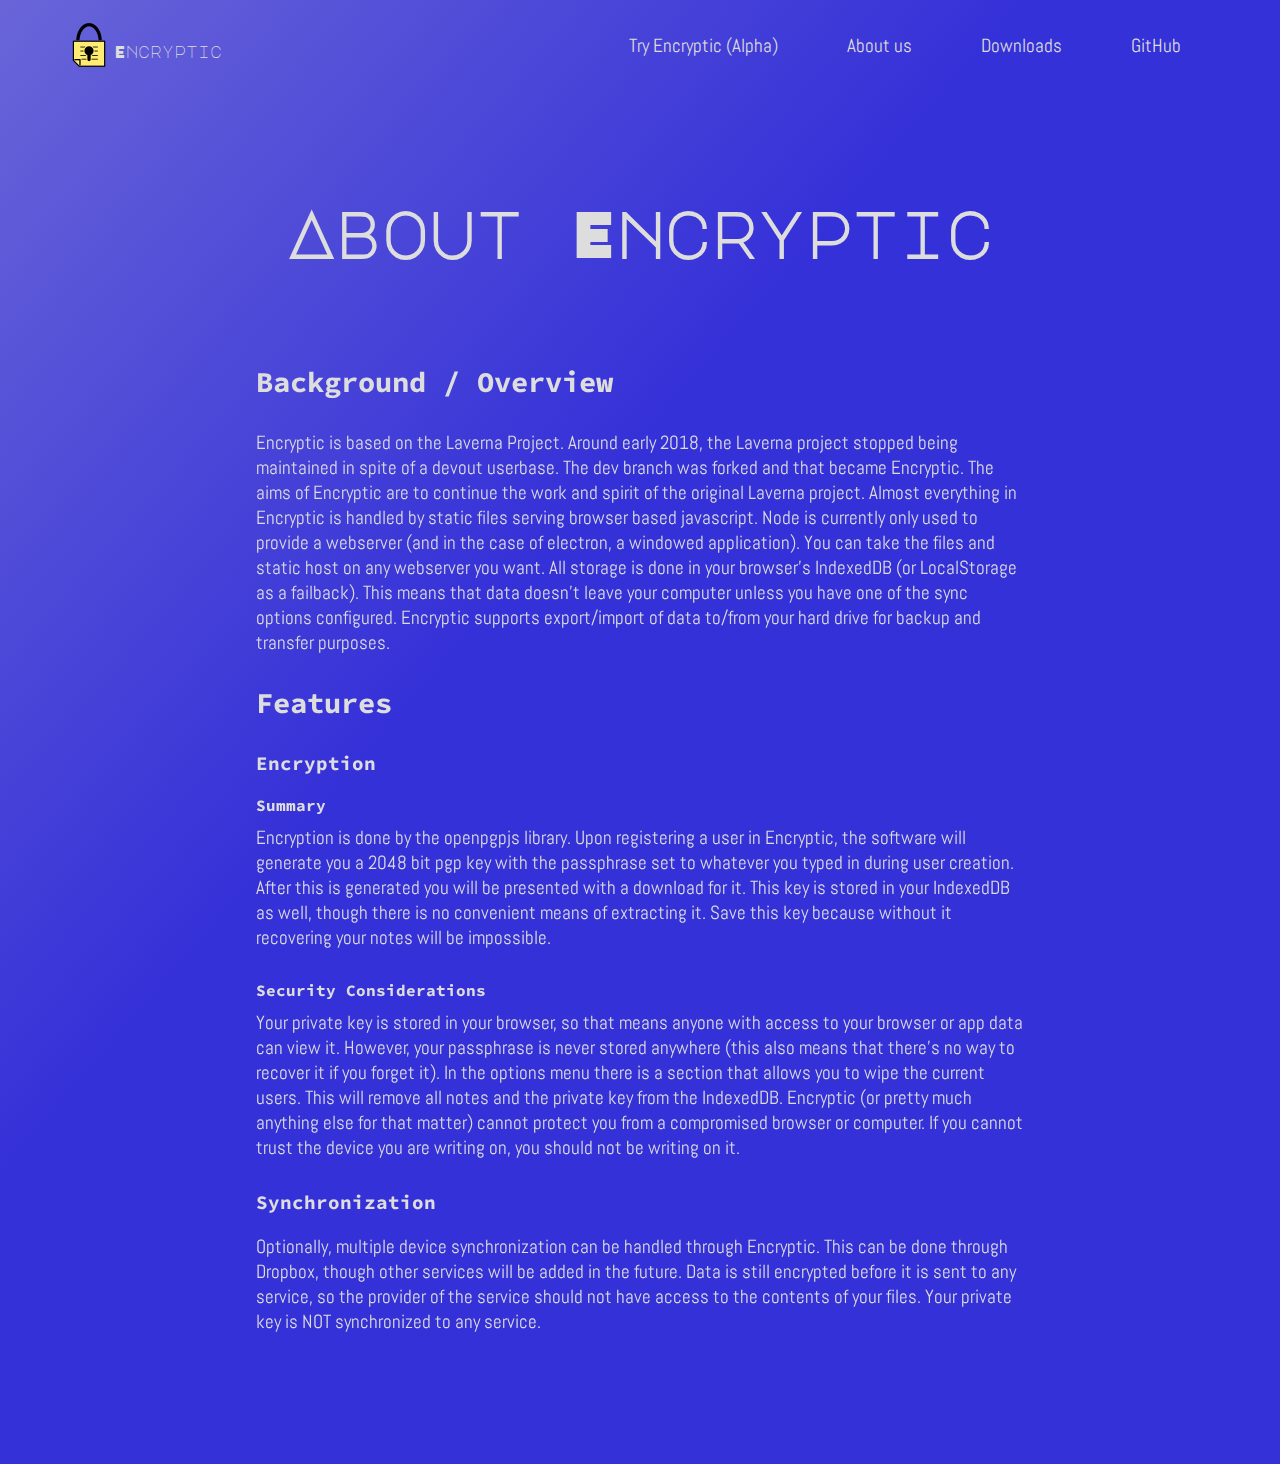
<file: about.html>
<!DOCTYPE html>
<html class="about_page" lang="en">

    <head>
        <meta charset="utf-8">
        <meta name="viewport" content="width=device-width, initial-scale=1.0">
        <title>Encryptic</title>
        <meta name="description" content="Encryptic - Being watched is for the birds">
        <link rel="shortcut icon" type="image/png" href="img/encryptic-web-transparent.png">

        <link href="https://fonts.googleapis.com/css?family=Major+Mono+Display" rel="stylesheet">
        <link href="https://fonts.googleapis.com/css?family=Abel" rel="stylesheet">
        <link href="https://fonts.googleapis.com/css?family=Source+Code+Pro" rel="stylesheet">

        <link rel="stylesheet" href="https://unpkg.com/aos@next/dist/aos.css" />
        <link rel="stylesheet" type="text/css" href="css/style.css">
    </head>


    <body>

        <header>
            <div class="main-nav">
                <a href="./index.html">
                    <div class="logo-title">
                        <img src="img/encryptic-web-transparent.png">
                        <p>Encryptic</p>
                    </div>
                </a>

                <nav role="navigation">
                    <div id="menuToggle">

                        <input type="checkbox" />

                        <span></span>
                        <span></span>
                        <span></span>

                        <ul id="menu">
                        <li><a href="https://app.encryptic.org/" class="current">Try Encryptic (Alpha)</a></li>
                        <li><a href="./about.html" class="">About us</a></li>
                        <li><a href="https://github.com/encryptic-team/encryptic/releases" class="">Downloads</a></li>
                        <li><a href="https://github.com/encryptic-team/encryptic" class="">GitHub</a></li>
                        </ul>
                    </div>
                </nav>
                    
                <div class="menu">
                    <ul>
                        <li><a href="https://app.encryptic.org/" class="current">Try Encryptic (Alpha)</a></li>
                        <li><a href="./about.html" class="">About us</a></li>
                        <li><a href="https://github.com/encryptic-team/encryptic/releases" class="">Downloads</a></li>
                        <li><a href="https://github.com/encryptic-team/encryptic" class="">GitHub</a></li>
                    </ul>
                </div>
            </div>
        </header>

        <section class="full_info">

            <div class="big_title">
                <h1>About Encryptic</h1>
            </div>

            <div class="full_info-text">
                <div data-aos="fade-up" data-aos-duration="1500">
                    <h1>Background / Overview</h1>
                    <p>Encryptic is based on the Laverna Project. Around early 2018, the Laverna project stopped being maintained in spite of a devout userbase. The dev branch was forked and that became Encryptic. The aims of Encryptic are to continue the work and spirit of the original Laverna project.
                    
                    Almost everything in Encryptic is handled by static files serving browser based javascript. Node is currently only used to provide a webserver (and in the case of electron, a windowed application). You can take the files and static host on any webserver you want.
                    
                    All storage is done in your browser's IndexedDB (or LocalStorage as a failback). This means that data doesn't leave your computer unless you have one of the sync options configured.
                    
                    Encryptic supports export/import of data to/from your hard drive for backup and transfer purposes.</p>
                </div>
                <div data-aos="fade-up" data-aos-duration="1500">
                    <h1>Features</h1>

                    <h2>Encryption</h2>

                    <h3>Summary</h3>
                    <p>Encryption is done by the openpgpjs library. Upon registering a user in Encryptic, the software will generate you a 2048 bit pgp key with the passphrase set to whatever you typed in during user creation. After this is generated you will be presented with a download for it. This key is stored in your IndexedDB as well, though there is no convenient means of extracting it. Save this key because without it recovering your notes will be impossible.</p>
                    
                    <h3>Security Considerations</h3>
                    <p>Your private key is stored in your browser, so that means anyone with access to your browser or app data can view it. However, your passphrase is never stored anywhere (this also means that there's no way to recover it if you forget it).
                    
                    In the options menu there is a section that allows you to wipe the current users. This will remove all notes and the private key from the IndexedDB.
                    
                    Encryptic (or pretty much anything else for that matter) cannot protect you from a compromised browser or computer. If you cannot trust the device you are writing on, you should not be writing on it.</p>
                    
                    <h2>Synchronization</h2>
                    <p>Optionally, multiple device synchronization can be handled through Encryptic. This can be done through Dropbox, though other services will be added in the future. Data is still encrypted before it is sent to any service, so the provider of the service should not have access to the contents of your files. Your private key is NOT synchronized to any service.</p>
                </div>
            </div>
        </section>

        
        <script src="https://unpkg.com/aos@next/dist/aos.js"></script>
            <script>
                AOS.init();
            </script>
    </body>
</html>
</file>
<file: css/style.css>
/* ----- Reusable items ----*/
/* ----------------------------------------------- */
/* BASIC SETUP */
/* ----------------------------------------------- */
* {
  margin: 0;
  padding: 0;
  box-sizing: border-box;
}

html,
body {
  text-rendering: optimizeLegibility;
  overflow-x: hidden;
  scroll-behavior: smooth;
}

.main-nav {
  width: 90%;
  margin: auto;
  padding-top: 20px;
}
.main-nav .logo-title {
  float: left;
  color: #DDD;
}
.main-nav .logo-title img {
  width: 50px;
  float: left;
}
.main-nav .logo-title p {
  float: left;
  font-family: "Major Mono Display", monospace;
  line-height: 4;
}
.main-nav .menu {
  float: right;
}
.main-nav .menu * {
  -webkit-box-sizing: border-box;
  box-sizing: border-box;
  -webkit-transition: all 0.35s ease;
  transition: all 0.35s ease;
}
.main-nav .menu ul {
  width: 100%;
  list-style-type: none;
}
.main-nav .menu ul a {
  padding: 0.5em 0.8em;
  margin: 0.2em 0;
  display: block;
  color: #DDD;
  position: relative;
  text-decoration: none;
}
.main-nav .menu ul li {
  float: left;
  font-family: "Abel", sans-serif;
  font-size: 120%;
  overflow: hidden;
  list-style: outside none none;
  margin: 0 1em;
  padding: 0;
  -webkit-transition: all 0.35s ease;
  transition: all 0.35s ease;
}
.main-nav .menu ul a:before,
.main-nav .menu ul a:after {
  height: 14px;
  width: 14px;
  position: absolute;
  content: "";
  -webkit-transition: all 0.35s ease;
  transition: all 0.35s ease;
  opacity: 0;
}
.main-nav .menu ul a:before {
  left: 0;
  top: 0;
  border-left: 2px solid #DDD;
  border-top: 2px solid #DDD;
  -webkit-transform: translate(100%, 50%);
  transform: translate(100%, 50%);
}
.main-nav .menu ul a:after {
  right: 0;
  bottom: 0;
  border-right: 2px solid #DDD;
  border-bottom: 2px solid #DDD;
  -webkit-transform: translate(-100%, -50%);
  transform: translate(-100%, -50%);
}
.main-nav .menu ul a:hover,
.main-nav .menu ul .current a {
  color: white;
}
.main-nav .menu ul a:hover:before,
.main-nav .menu ul .current a:before,
.main-nav .menu ul a:hover:after,
.main-nav .menu ul .current a:after {
  -webkit-transform: translate(0%, 0%);
  transform: translate(0%, 0%);
  opacity: 1;
}

.about_page, .about_page body {
  color: #DDD;
  background-image: linear-gradient(to bottom right, #6965D8, #3531D8 40%);
}

/* ----------------------------------------------- */
/* HEADER */
/* ----------------------------------------------- */
.about_page header {
  height: 200px;
  width: auto;
}

/* ----------------------------------------------- */
/* INFO */
/* ----------------------------------------------- */
.full_info {
  position: relative;
  width: 60%;
  margin-left: 20%;
  margin-bottom: 100px;
  overflow: hidden;
}
.full_info .big_title {
  text-align: center;
  font-family: "Major Mono Display", monospace;
  font-size: 200%;
  margin-bottom: 100px;
}
.full_info .full_info-text {
  font-family: "Abel", sans-serif;
}
.full_info .full_info-text h1 {
  font-family: "Source Code Pro", monospace;
  margin-bottom: 30px;
  font-size: 180%;
}
.full_info .full_info-text h2 {
  font-family: "Source Code Pro", monospace;
  font-size: 120%;
  margin-bottom: 20px;
}
.full_info .full_info-text h3 {
  font-family: "Source Code Pro", monospace;
  font-size: 100%;
  margin-bottom: 10px;
}
.full_info .full_info-text p {
  font-size: 120%;
  margin-bottom: 30px;
}

/* ----- Header ----- */
.main_page header {
  min-height: 100vh;
  background-image: linear-gradient(to bottom right, #6965D8, #3531D8 40%);
}
.main_page header .header-icons {
  position: absolute;
  text-align: center;
  color: #DDD;
  width: 100%;
  font-size: 200%;
  bottom: 0;
  margin-bottom: 20px;
  -webkit-animation: bounce 2s infinite;
  animation: bounce 2s infinite;
}
@-webkit-keyframes bounce {
  0%, 20%, 50%, 80%, 100% {
    -webkit-transform: translateY(0);
    transform: translateY(0);
  }
  40% {
    -webkit-transform: translateY(-30px);
    transform: translateY(-30px);
  }
  60% {
    -webkit-transform: translateY(-15px);
    transform: translateY(-15px);
  }
}
@keyframes bounce {
  0%, 20%, 50%, 80%, 100% {
    -webkit-transform: translateY(0);
    transform: translateY(0);
  }
  40% {
    -webkit-transform: translateY(-30px);
    transform: translateY(-30px);
  }
  60% {
    -webkit-transform: translateY(-15px);
    transform: translateY(-15px);
  }
}

/* ---- Text in the header ---- */
.info {
  display: flex;
  color: #DDD;
  margin-top: 100px;
  font-family: "Major Mono Display", monospace;
  line-height: 1.3;
}
.info .left-column {
  width: 23%;
  margin-left: 100px;
  padding-bottom: 10px;
}
.info .left-column .fade-right {
  animation: fade-right 1.5s ease-out;
}
.info .right-column {
  margin-left: 100px;
  margin-right: 100px;
  margin-top: 50px;
}

@keyframes fade-right {
  from {
    opacity: 0;
    transform: translateX(-25%);
  }
  to {
    opacity: 1;
    transform: translateX(0);
  }
}
/* Typewriter effect */
.anim-typewriter {
  display: inline-block;
  overflow: hidden;
  white-space: nowrap;
}
.anim-typewriter .line-1 {
  overflow: hidden;
  border-right: 2px solid;
  -webkit-animation: typewriter 4s steps(44) 1s 1 normal both, blinkTextCursor 700ms steps(44) infinite normal;
  animation: typewriter 4s steps(44) 1s 1 normal both, blinkTextCursor 700ms steps(44) infinite normal;
}

@-webkit-keyframes typewriter {
  from {
    width: 0;
  }
  to {
    width: 100%;
  }
}
@keyframes typewriter {
  from {
    width: 0;
  }
  to {
    width: 100%;
  }
}
@-webkit-keyframes blinkTextCursor {
  from {
    border-right-color: white;
  }
  to {
    border-right-color: transparent;
  }
}
@keyframes blinkTextCursor {
  from {
    border-right-color: white;
  }
  to {
    border-right-color: transparent;
  }
}
/* ---- SECOND SECTION ---- */
.section__about {
  display: flex;
  flex-direction: column;
  justify-content: center;
  min-height: 100vh;
  margin: 0;
  background: linear-gradient(rgba(0, 0, 0, 0.3), rgba(0, 0, 0, 0.3)), url(img/background3.jpg) no-repeat center center;
  -webkit-background-size: cover;
  -moz-background-size: cover;
  -o-background-size: cover;
  background-size: cover;
}
.section__about .main__row .right {
  float: right;
  margin-right: 10%;
}
.section__about .main__row h1 {
  font-family: "Source Code Pro", monospace;
  margin-bottom: 50px;
  font-size: 300%;
  color: white;
}
.section__about .main__row h3 {
  font-family: "Abel", sans-serif;
  font-size: 150%;
  color: white;
  line-height: 1.7;
}

/* ---- THIRD SECTION ---- */
.section__markdown {
  display: inline-block;
  padding: 0px 20px;
  align-content: center;
  color: black;
}
.section__markdown .main__row {
  display: inline-block;
  padding-top: 50px;
  margin-top: 10px;
  text-align: center;
}
.section__markdown .main__row .col__left {
  padding: 40px 10px;
}
.section__markdown .main__row img {
  width: 90%;
  margin-top: 30px;
  box-shadow: 10px 10px 10px #646464;
}
.section__markdown .main__row h1 {
  font-family: "Source Code Pro", monospace;
  font-size: 300%;
  margin: 30px 0;
}
.section__markdown .main__row h3 {
  font-family: "Abel", sans-serif;
  font-size: 150%;
  line-height: 1.5;
}
.section__markdown .main__row h3 .italic {
  font-style: italic;
}
.section__markdown .second-row {
  margin-bottom: 50px;
}
.section__markdown .second-row .col__right {
  padding: 50px 20px 0 20px;
}

/* ---- FOURTH SECTION ---- */
.section__contact-us {
  min-height: 50vh;
  margin: 0;
  background-color: #1A1A1A;
  align-content: center;
  padding-bottom: 50px;
  color: white;
}
.section__contact-us .main__row {
  position: relative;
  align-content: center;
  text-align: center;
  padding-top: 50px;
}
.section__contact-us .main__row h1 {
  font-family: "Major Mono Display", monospace;
  font-size: 300%;
  margin-bottom: 70px;
  text-align: center;
}
.section__contact-us .main__row h3 {
  font-family: "Abel", sans-serif;
  font-size: 150%;
  line-height: 1.5;
  margin-bottom: 10px;
}
.section__contact-us .main__row .contact-icons {
  font-size: 500%;
  margin-top: 70px;
}
.section__contact-us .main__row .contact-icons a,
.section__contact-us .main__row .contact-icons a:visited {
  color: white;
  text-decoration: none;
}
.section__contact-us .main__row .contact-icons .left-icon {
  margin-left: 70px;
}
.section__contact-us .main__row .contact-icons .right-icon,
.section__contact-us .main__row .contact-icons .left-icon {
  -webkit-transition: all 0.6s ease-in-out;
  transition: all 0.6s ease-in-out;
}
.section__contact-us .main__row .contact-icons .left-icon:hover,
.section__contact-us .main__row .contact-icons .right-icon:hover {
  color: #4b49c1;
  -webkit-transform: scale(1.2);
  transform: scale(1.2);
}

/* ---- FOOTER---- */
footer {
  color: black;
  display: flex;
  flex-flow: column;
  justify-content: space-between;
  min-height: 50vh;
}
footer .outer_menu {
  width: 100%;
  text-align: center;
  padding-top: 30px;
}
footer .outer_menu .menu {
  display: inline-block;
}
footer .outer_menu .menu * {
  -webkit-box-sizing: border-box;
  box-sizing: border-box;
  -webkit-transition: all 0.35s ease;
  transition: all 0.35s ease;
}
footer .outer_menu .menu ul {
  width: 100%;
  list-style-type: none;
}
footer .outer_menu .menu ul a {
  padding: 0.5em 0.8em;
  margin: 0.2em 0;
  display: block;
  color: black;
  position: relative;
  text-decoration: none;
}
footer .outer_menu .menu ul li {
  float: left;
  font-family: "Abel", sans-serif;
  font-size: 120%;
  overflow: hidden;
  list-style: outside none none;
  margin: 0 1em;
  padding: 0;
  -webkit-transition: all 0.35s ease;
  transition: all 0.35s ease;
}
footer .outer_menu .menu ul a:before,
footer .outer_menu .menu ul a:after {
  height: 14px;
  width: 14px;
  position: absolute;
  content: "";
  -webkit-transition: all 0.35s ease;
  transition: all 0.35s ease;
  opacity: 0;
}
footer .outer_menu .menu ul a:before {
  left: 0;
  top: 0;
  border-left: 2px solid black;
  border-top: 2px solid black;
  -webkit-transform: translate(100%, 50%);
  transform: translate(100%, 50%);
}
footer .outer_menu .menu ul a:after {
  right: 0;
  bottom: 0;
  border-right: 2px solid black;
  border-bottom: 2px solid black;
  -webkit-transform: translate(-100%, -50%);
  transform: translate(-100%, -50%);
}
footer .outer_menu .menu ul a:hover,
footer .outer_menu .menu ul .current a {
  color: black;
}
footer .outer_menu .menu ul a:hover:before,
footer .outer_menu .menu ul .current a:before,
footer .outer_menu .menu ul a:hover:after,
footer .outer_menu .menu ul .current a:after {
  -webkit-transform: translate(0%, 0%);
  transform: translate(0%, 0%);
  opacity: 1;
}
footer .join_us {
  display: inline-block;
  text-align: center;
  margin: auto;
  width: 50%;
  margin-left: 25%;
  margin-top: 50px;
  line-height: 1.4;
}
footer .join_us img {
  width: 10%;
}
footer .join_us h1 {
  font-family: "Major Mono Display", monospace;
  font-size: 150%;
}
footer .thank_you--section {
  margin: 50px 10px 10px 0;
  font-family: "Abel", sans-serif;
}
footer .thank_you--section .photo__thank {
  float: right;
}

/*  SECTIONS  ============================================================================= */
.section {
  clear: both;
  padding: 0px;
  margin: 0px;
}

/*  GROUPING  ============================================================================= */
.row {
  zoom: 1;
  /* For IE 6/7 (trigger hasLayout) */
}

.row:before,
.row:after {
  content: "";
  display: table;
}

.row:after {
  clear: both;
}

/*  GRID COLUMN SETUP   ==================================================================== */
.col {
  display: block;
  float: left;
}

.col:first-child {
  margin-left: 0;
}

/* all browsers except IE6 and lower */
/*  GRID OF TWO   ============================================================================= */
.span-2-of-2 {
  width: 100%;
}

.span-1-of-2 {
  width: 49.2%;
}

/*  GO FULL WIDTH AT LESS THAN 480 PIXELS */
@media only screen and (max-width: 480px) {
  .span-2-of-2 {
    width: 100%;
  }

  .span-1-of-2 {
    width: 100%;
  }
}
/*  GRID OF THREE   ============================================================================= */
.span-3-of-3 {
  width: 100%;
}

.span-2-of-3 {
  width: 66.13%;
}

.span-1-of-3 {
  width: 32.26%;
}

/*  GO FULL WIDTH AT LESS THAN 480 PIXELS */
@media only screen and (max-width: 480px) {
  .span-3-of-3 {
    width: 100%;
  }

  .span-2-of-3 {
    width: 100%;
  }

  .span-1-of-3 {
    width: 100%;
  }
}
/*  GRID OF FOUR   ============================================================================= */
.span-4-of-4 {
  width: 100%;
}

.span-3-of-4 {
  width: 74.6%;
}

.span-2-of-4 {
  width: 49.2%;
}

.span-1-of-4 {
  width: 23.8%;
}

/*  GO FULL WIDTH AT LESS THAN 480 PIXELS */
@media only screen and (max-width: 480px) {
  .span-4-of-4 {
    width: 100%;
  }

  .span-3-of-4 {
    width: 100%;
  }

  .span-2-of-4 {
    width: 100%;
  }

  .span-1-of-4 {
    width: 100%;
  }
}
/*  GRID OF FIVE   ============================================================================= */
.span-5-of-5 {
  width: 100%;
}

.span-4-of-5 {
  width: 79.68%;
}

.span-3-of-5 {
  width: 59.36%;
}

.span-2-of-5 {
  width: 39.04%;
}

.span-1-of-5 {
  width: 18.72%;
}

/*  GO FULL WIDTH AT LESS THAN 480 PIXELS */
@media only screen and (max-width: 480px) {
  .span-5-of-5 {
    width: 100%;
  }

  .span-4-of-5 {
    width: 100%;
  }

  .span-3-of-5 {
    width: 100%;
  }

  .span-2-of-5 {
    width: 100%;
  }

  .span-1-of-5 {
    width: 100%;
  }
}
/*  GRID OF SIX   ============================================================================= */
.span-6-of-6 {
  width: 100%;
}

.span-5-of-6 {
  width: 83.06%;
}

.span-4-of-6 {
  width: 66.13%;
}

.span-3-of-6 {
  width: 49.2%;
}

.span-2-of-6 {
  width: 32.26%;
}

.span-1-of-6 {
  width: 15.33%;
}

/*  GO FULL WIDTH AT LESS THAN 480 PIXELS */
@media only screen and (max-width: 480px) {
  .span-6-of-6 {
    width: 100%;
  }

  .span-5-of-6 {
    width: 100%;
  }

  .span-4-of-6 {
    width: 100%;
  }

  .span-3-of-6 {
    width: 100%;
  }

  .span-2-of-6 {
    width: 100%;
  }

  .span-1-of-6 {
    width: 100%;
  }
}
/*  GRID OF SEVEN   ============================================================================= */
.span-7-of-7 {
  width: 100%;
}

.span-6-of-7 {
  width: 85.48%;
}

.span-5-of-7 {
  width: 70.97%;
}

.span-4-of-7 {
  width: 56.45%;
}

.span-3-of-7 {
  width: 41.94%;
}

.span-2-of-7 {
  width: 27.42%;
}

.span-1-of-7 {
  width: 12.91%;
}

/*  GO FULL WIDTH AT LESS THAN 480 PIXELS */
@media only screen and (max-width: 480px) {
  .span-7-of-7 {
    width: 100%;
  }

  .span-6-of-7 {
    width: 100%;
  }

  .span-5-of-7 {
    width: 100%;
  }

  .span-4-of-7 {
    width: 100%;
  }

  .span-3-of-7 {
    width: 100%;
  }

  .span-2-of-7 {
    width: 100%;
  }

  .span-1-of-7 {
    width: 100%;
  }
}
/*  GRID OF EIGHT   ============================================================================= */
.span-8-of-8 {
  width: 100%;
}

.span-7-of-8 {
  width: 87.3%;
}

.span-6-of-8 {
  width: 74.6%;
}

.span-5-of-8 {
  width: 61.9%;
}

.span-4-of-8 {
  width: 49.2%;
}

.span-3-of-8 {
  width: 36.5%;
}

.span-2-of-8 {
  width: 23.8%;
}

.span-1-of-8 {
  width: 11.1%;
}

/*  GO FULL WIDTH AT LESS THAN 480 PIXELS */
@media only screen and (max-width: 480px) {
  .span-8-of-8 {
    width: 100%;
  }

  .span-7-of-8 {
    width: 100%;
  }

  .span-6-of-8 {
    width: 100%;
  }

  .span-5-of-8 {
    width: 100%;
  }

  .span-4-of-8 {
    width: 100%;
  }

  .span-3-of-8 {
    width: 100%;
  }

  .span-2-of-8 {
    width: 100%;
  }

  .span-1-of-8 {
    width: 100%;
  }
}
/*  GRID OF NINE   ============================================================================= */
.span-9-of-9 {
  width: 100%;
}

.span-8-of-9 {
  width: 88.71%;
}

.span-7-of-9 {
  width: 77.42%;
}

.span-6-of-9 {
  width: 66.13%;
}

.span-5-of-9 {
  width: 54.84%;
}

.span-4-of-9 {
  width: 43.55%;
}

.span-3-of-9 {
  width: 32.26%;
}

.span-2-of-9 {
  width: 20.97%;
}

.span-1-of-9 {
  width: 9.68%;
}

/*  GO FULL WIDTH AT LESS THAN 480 PIXELS */
@media only screen and (max-width: 480px) {
  .span-9-of-9 {
    width: 100%;
  }

  .span-8-of-9 {
    width: 100%;
  }

  .span-7-of-9 {
    width: 100%;
  }

  .span-6-of-9 {
    width: 100%;
  }

  .span-5-of-9 {
    width: 100%;
  }

  .span-4-of-9 {
    width: 100%;
  }

  .span-3-of-9 {
    width: 100%;
  }

  .span-2-of-9 {
    width: 100%;
  }

  .span-1-of-9 {
    width: 100%;
  }
}
/*  GRID OF TEN   ============================================================================= */
.span-10-of-10 {
  width: 100%;
}

.span-9-of-10 {
  width: 89.84%;
}

.span-8-of-10 {
  width: 79.68%;
}

.span-7-of-10 {
  width: 69.52%;
}

.span-6-of-10 {
  width: 59.36%;
}

.span-5-of-10 {
  width: 49.2%;
}

.span-4-of-10 {
  width: 39.04%;
}

.span-3-of-10 {
  width: 28.88%;
}

.span-2-of-10 {
  width: 18.72%;
}

.span-1-of-10 {
  width: 8.56%;
}

/*  GO FULL WIDTH AT LESS THAN 480 PIXELS */
@media only screen and (max-width: 480px) {
  .span-10-of-10 {
    width: 100%;
  }

  .span-9-of-10 {
    width: 100%;
  }

  .span-8-of-10 {
    width: 100%;
  }

  .span-7-of-10 {
    width: 100%;
  }

  .span-6-of-10 {
    width: 100%;
  }

  .span-5-of-10 {
    width: 100%;
  }

  .span-4-of-10 {
    width: 100%;
  }

  .span-3-of-10 {
    width: 100%;
  }

  .span-2-of-10 {
    width: 100%;
  }

  .span-1-of-10 {
    width: 100%;
  }
}
/*  GRID OF ELEVEN   ============================================================================= */
.span-11-of-11 {
  width: 100%;
}

.span-10-of-11 {
  width: 90.76%;
}

.span-9-of-11 {
  width: 81.52%;
}

.span-8-of-11 {
  width: 72.29%;
}

.span-7-of-11 {
  width: 63.05%;
}

.span-6-of-11 {
  width: 53.81%;
}

.span-5-of-11 {
  width: 44.58%;
}

.span-4-of-11 {
  width: 35.34%;
}

.span-3-of-11 {
  width: 26.1%;
}

.span-2-of-11 {
  width: 16.87%;
}

.span-1-of-11 {
  width: 7.63%;
}

/*  GO FULL WIDTH AT LESS THAN 480 PIXELS */
@media only screen and (max-width: 480px) {
  .span-11-of-11 {
    width: 100%;
  }

  .span-10-of-11 {
    width: 100%;
  }

  .span-9-of-11 {
    width: 100%;
  }

  .span-8-of-11 {
    width: 100%;
  }

  .span-7-of-11 {
    width: 100%;
  }

  .span-6-of-11 {
    width: 100%;
  }

  .span-5-of-11 {
    width: 100%;
  }

  .span-4-of-11 {
    width: 100%;
  }

  .span-3-of-11 {
    width: 100%;
  }

  .span-2-of-11 {
    width: 100%;
  }

  .span-1-of-11 {
    width: 100%;
  }
}
/*  GRID OF TWELVE   ============================================================================= */
.span-12-of-12 {
  width: 100%;
}

.span-11-of-12 {
  width: 91.53%;
}

.span-10-of-12 {
  width: 83.06%;
}

.span-9-of-12 {
  width: 74.6%;
}

.span-8-of-12 {
  width: 66.13%;
}

.span-7-of-12 {
  width: 57.66%;
}

.span-6-of-12 {
  width: 49.2%;
}

.span-5-of-12 {
  width: 40.73%;
}

.span-4-of-12 {
  width: 32.26%;
}

.span-3-of-12 {
  width: 23.8%;
}

.span-2-of-12 {
  width: 15.33%;
}

.span-1-of-12 {
  width: 6.86%;
}

/*  GO FULL WIDTH AT LESS THAN 480 PIXELS */
@media only screen and (max-width: 480px) {
  .span-12-of-12 {
    width: 100%;
  }

  .span-11-of-12 {
    width: 100%;
  }

  .span-10-of-12 {
    width: 100%;
  }

  .span-9-of-12 {
    width: 100%;
  }

  .span-8-of-12 {
    width: 100%;
  }

  .span-7-of-12 {
    width: 100%;
  }

  .span-6-of-12 {
    width: 100%;
  }

  .span-5-of-12 {
    width: 100%;
  }

  .span-4-of-12 {
    width: 100%;
  }

  .span-3-of-12 {
    width: 100%;
  }

  .span-2-of-12 {
    width: 100%;
  }

  .span-1-of-12 {
    width: 100%;
  }
}
#menuToggle {
  opacity: 0;
  display: none;
  position: relative;
  top: 50px;
  left: 50px;
  z-index: 1;
  -webkit-user-select: none;
  user-select: none;
}

#menuToggle input {
  display: block;
  width: 40px;
  height: 32px;
  position: absolute;
  top: -7px;
  left: -5px;
  cursor: pointer;
  opacity: 0;
  /* hide this */
  z-index: 2;
  /* and place it over the hamburger */
  -webkit-touch-callout: none;
}

/*
 * Just a quick hamburger
 */
#menuToggle span {
  display: block;
  width: 33px;
  height: 4px;
  margin-bottom: 5px;
  position: relative;
  background: #cdcdcd;
  border-radius: 3px;
  z-index: 1;
  transform-origin: 4px 0px;
  transition: transform 0.5s cubic-bezier(0.77, 0.2, 0.05, 1), background 0.5s cubic-bezier(0.77, 0.2, 0.05, 1), opacity 0.55s ease;
}

#menuToggle span:first-child {
  transform-origin: 0% 0%;
}

#menuToggle span:nth-last-child(2) {
  transform-origin: 0% 100%;
}

/*
 * Transform all the slices of hamburger
 * into a crossmark.
 */
#menuToggle input:checked ~ span {
  opacity: 1;
  transform: rotate(45deg) translate(-2px, -1px);
  background: #232323;
}

/*
 * But let's hide the middle one.
 */
#menuToggle input:checked ~ span:nth-last-child(3) {
  opacity: 0;
  transform: rotate(0deg) scale(0.2, 0.2);
}

/*
 * Ohyeah and the last one should go the other direction
 */
#menuToggle input:checked ~ span:nth-last-child(2) {
  transform: rotate(-45deg) translate(0, -1px);
}

/*
 * Make this absolute positioned
 * at the top left of the screen
 */
#menu {
  opacity: 0;
  position: absolute;
  width: 300px;
  margin: -100px 0 0 -250px;
  padding: 50px;
  padding-top: 125px;
  background: #ededed;
  list-style-type: none;
  -webkit-font-smoothing: antialiased;
  /* to stop flickering of text in safari */
  transform-origin: 0% 0%;
  transform: translate(-100%, 0);
  transition: transform 0.5s cubic-bezier(0.77, 0.2, 0.05, 1);
}

#menu a {
  text-decoration: none;
  color: black;
  font-family: "Major Mono Display", monospace;
}

#menu li {
  padding: 15px 0;
  font-size: 22px;
}

/*
 * And let's slide it in from the left
 */
#menuToggle input:checked ~ ul {
  transform: none;
}

/* Large screens */
@media only screen and (min-width: 1600px) {
  /* ----- Header ----- */
  .main-nav .menu ul li {
    font-size: 140%;
  }
}
@media only screen and (min-width: 1600px) and (min-height: 450px) {
  .info {
    position: absolute;
    top: 40%;
    transform: translateY(-50%);
  }
}
@media only screen and (min-width: 1600px) {
  .info .left-column {
    margin: auto 200px;
    width: 85%;
  }
  .info .left-column h1 {
    font-size: 270%;
  }
}
@media only screen and (min-width: 1600px) {
  .info .right-column h3 {
    font-size: 150%;
    line-height: 1.8;
  }
}
@media only screen and (min-width: 1600px) {
  .header-icons .icon {
    font-size: 150%;
  }
}
@media only screen and (min-width: 1600px) {
  .section__about .main__row h1 {
    font-size: 300%;
  }
  .section__about .main__row h3 {
    font-size: 200%;
  }
}
@media only screen and (min-width: 1600px) {
  .section__markdown .main__row .col__left {
    padding: 100px 100px 0 100px;
  }
  .section__markdown .main__row h3 {
    font-size: 200%;
  }
}
/* Small tablets to big tablets */
@media only screen and (max-width: 1023px) {
  .menu {
    display: none;
  }

  /* HAMBURGER MENU */
  #menuToggle {
    display: inline-block;
    opacity: 1;
    top: 20px;
  }

  #menu {
    opacity: 1;
    margin: -100px 0 0 -300px;
  }

  .info {
    width: 100%;
    left: 0;
    padding: 0 30px;
    margin-top: 60px;
  }
  .info .left-column {
    margin-left: 5%;
  }
  .info .right-column {
    margin: auto;
    margin-left: 100px;
  }
  .info .right-column h3 {
    line-height: 1.6;
  }
  .info .anim-typewriter .line-1 {
    display: none;
  }

  /* HOW IT WORKS */
  .section__about {
    text-align: center;
  }
  .section__about .main__row .right {
    margin: 0;
    width: 100%;
    padding: 0 50px;
  }
  .section__about .main__row h1 {
    margin-bottom: 150px;
    font-size: 400%;
  }
  .section__about .main__row h3 {
    font-size: 250%;
  }

  /* SECTION WITH SCREENSHOTS */
  .section__markdown {
    margin-left: 0;
  }
  .section__markdown .main__row .for_mobile {
    display: inline-block;
  }
  .section__markdown .main__row .not_for_mobile {
    display: none;
  }
  .section__markdown .main__row img {
    margin-top: 60px;
  }
  .section__markdown .main__row h1 {
    margin: 0 0 20px 0;
    font-size: 250%;
  }

  /* FOOTER */
  footer {
    padding-top: 30px;
  }
  footer .outer_menu {
    display: none;
  }
  footer .outer_menu .menu {
    display: none;
  }
  footer .join_us {
    width: auto;
    margin: 0;
    padding: 0 10px;
  }
  footer .join_us img {
    width: 20%;
    margin-top: 80px;
  }
  footer .join_us h1 {
    font-size: 250%;
  }

  /* ----- ABOUT PAGE ----- */
  .full_info {
    width: 80%;
    margin-left: 10%;
  }
  .full_info .full_info-text h1 {
    font-size: 200%;
  }
  .full_info .full_info-text h2 {
    font-size: 140%;
  }
  .full_info .full_info-text h3 {
    font-size: 120%;
  }
  .full_info .full_info-text p {
    font-size: 140%;
  }
}
/* Phones */
@media only screen and (max-width: 768px) {
  .logo-title {
    float: right;
  }

  .menu {
    display: none;
  }

  /* HAMBURGER MENU */
  #menuToggle {
    display: inline-block;
    opacity: 1;
  }

  #menu {
    opacity: 1;
    margin: -100px 0 0 -250px;
  }

  header .header-icons {
    display: none;
  }

  /* HEADER INFOS */

  /* HOW IT WORKS */

  /* SECTION WITH SCREENSHOTS */

  /* CONTACT US */

  /* FOOTER */

  /* ----- ABOUT PAGE ----- */
}
@media only screen and (max-width: 768px) and (min-height: 732px) and (min-width: 375px) {
  header .header-icons {
    display: block;
    margin-bottom: 0px;
  }
}
@media only screen and (max-width: 768px) {
  .info {
    display: block;
    margin-top: 50px;
  }
  .info .left-column {
    margin: auto;
    width: auto;
  }
  .info .left-column h1 {
    font-size: 200%;
  }
  .info .right-column {
    margin: auto;
    margin-top: 50px;
  }
  .info .right-column h3 {
    font-size: 100%;
  }
  .info .anim-typewriter .line-1 {
    display: none;
  }
}
@media only screen and (max-width: 768px) {
  .section__about .main__row {
    position: relative;
    height: auto;
    width: auto;
    left: 0;
    padding: 30px 0;
  }
  .section__about .main__row .span-1-of-2 {
    display: none;
  }
  .section__about .main__row .right {
    margin-left: 0;
    padding: 0 20px;
    margin-bottom: 30px;
  }
  .section__about .main__row h1 {
    text-align: center;
    margin: 50px 0;
    font-size: 300%;
  }
  .section__about .main__row h3 {
    font-size: 150%;
  }
}
@media only screen and (max-width: 768px) {
  .section__markdown {
    margin-left: 0;
  }
  .section__markdown .main__row .for_mobile {
    display: inline-block;
  }
  .section__markdown .main__row .not_for_mobile {
    display: none;
  }
  .section__markdown .main__row img {
    margin-top: 10px;
  }
  .section__markdown .main__row h1 {
    margin-top: 10px;
  }
}
@media only screen and (max-width: 768px) {
  .section__contact-us {
    padding: 0 10px;
  }
}
@media only screen and (max-width: 768px) {
  footer {
    padding-top: 30px;
  }
  footer .outer_menu {
    display: none;
  }
  footer .outer_menu .menu {
    display: none;
  }
  footer .join_us {
    width: auto;
    margin: 0;
    padding: 0 10px;
  }
  footer .join_us img {
    width: 20%;
    margin-top: 10px;
  }
  footer .join_us h1 {
    font-size: 150%;
  }
  footer .thank_you--section {
    font-size: 90%;
    text-align: center;
  }
}
@media only screen and (max-width: 768px) {
  .full_info .big_title {
    font-size: 150%;
  }
}

/*# sourceMappingURL=style.css.map */
</file>
